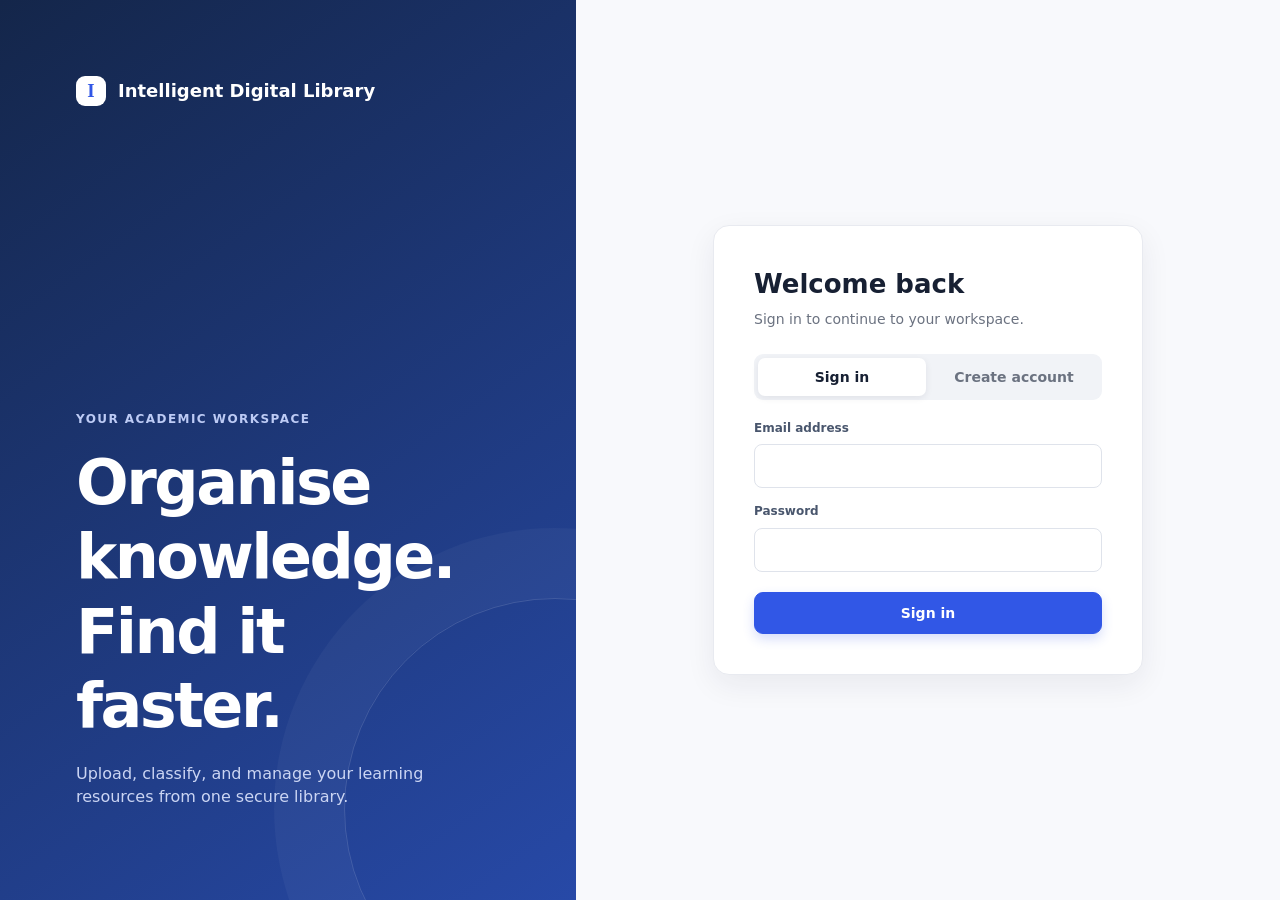
<file: frontend/index.html>
<!doctype html>
<html lang="en">
  <head>
    <meta charset="UTF-8" />
    <meta name="viewport" content="width=device-width, initial-scale=1.0" />
    <title>Intelligent Digital Library | File Manager</title>
    <link rel="stylesheet" href="style.css?v=10" />
  </head>
  <body>
    <section class="auth-shell" id="authShell">
      <div class="auth-panel">
        <div class="auth-brand"><div class="brand-mark">I</div>Intelligent Digital Library</div>
        <div class="auth-copy">
          <span class="eyebrow">Your academic workspace</span>
          <h1>Organise knowledge.<br />Find it faster.</h1>
          <p>Upload, classify, and manage your learning resources from one secure library.</p>
        </div>
      </div>
      <div class="auth-form-wrap">
        <div class="auth-card">
          <h2 id="authTitle">Welcome back</h2>
          <p id="authSubtitle">Sign in to continue to your workspace.</p>
          <div class="auth-tabs" role="tablist">
            <button class="active" id="loginTab" type="button">Sign in</button>
            <button id="registerTab" type="button">Create account</button>
          </div>
          <form id="authForm">
            <div id="nameField" hidden>
              <label class="form-label" for="authName">Full name</label>
              <input class="form-input" id="authName" autocomplete="name" />
            </div>
            <label class="form-label" for="authEmail">Email address</label>
            <input class="form-input" id="authEmail" type="email" autocomplete="email" required />
            <label class="form-label" for="authPassword">Password</label>
            <input class="form-input" id="authPassword" type="password" autocomplete="current-password" required />
            <small class="password-hint" id="passwordHint" hidden>At least 8 characters with uppercase, lowercase, and a number.</small>
            <div class="notice" id="authNotice" aria-live="polite"></div>
            <button class="primary auth-submit" id="authSubmit" type="submit">Sign in</button>
          </form>
        </div>
      </div>
    </section>
    <div class="app" id="dashboard" hidden>
      <aside class="sidebar">
        <div class="brand">
          <div class="brand-mark">I</div>
          Intelligent Digital Library
        </div>
        <div class="workspace">Workspace<strong>Personal Files</strong></div>
        <nav class="nav">
          <button class="active" id="dashboardNav">
            <span class="nav-icon">▦</span>Dashboard
          </button>
          <button id="libraryNav"><span class="nav-icon">▤</span>My Library</button>
          <button id="categoriesNav"><span class="nav-icon">◈</span>Categories</button>
          <button id="activityNav"><span class="nav-icon">◷</span>Recent activity</button>
        </nav>
        <div class="sidebar-footer">
          <div class="avatar" id="userAvatar">AC</div>
          <div>
            <strong id="sidebarUserName" style="color: #fff; font-size: 12px">Arthur Chipeta</strong
            ><br /><button class="logout-button" id="logoutButton" type="button">Sign out</button>
          </div>
        </div>
      </aside>
      <main>
        <header class="topbar">
          <div>
            <div class="breadcrumb" id="pageBreadcrumb">Workspace / Overview</div>
            <h1 id="welcomeHeading">Good afternoon, Arthur</h1>
          </div>
          <div class="top-actions">
            <div class="notification-wrap">
              <button class="icon-btn" id="notificationButton" aria-label="Notifications" aria-expanded="false">
                ♢<span class="notification-badge" id="notificationBadge" hidden>0</span>
              </button>
              <div class="notification-panel" id="notificationPanel" hidden>
                <div class="notification-head"><strong>Notifications</strong><span id="notificationSummary"></span></div>
                <div id="notificationList"></div>
              </div>
            </div>
            <button class="primary" id="openUpload">
              <span>+</span> Add resource
            </button>
          </div>
        </header>
        <section class="stats dashboard-view">
          <article class="stat">
            <div class="stat-row">
              <span>Total resources</span
              ><span class="stat-icon blue-bg">▤</span>
            </div>
            <div class="stat-value" id="totalCount">24</div>
            <div class="stat-detail" id="totalDetail">Your complete library</div>
          </article>
          <article class="stat">
            <div class="stat-row">
              <span>Documents</span><span class="stat-icon purple-bg">▣</span>
            </div>
            <div class="stat-value" id="documentCount">0</div>
            <div class="stat-detail">PDF, DOCX and PPTX files</div>
          </article>
          <article class="stat">
            <div class="stat-row">
              <span>Web resources</span
              ><span class="stat-icon green-bg">⌁</span>
            </div>
            <div class="stat-value" id="webCount">0</div>
            <div class="stat-detail">Articles and references</div>
          </article>
          <article class="stat">
            <div class="stat-row">
              <span>Recently added</span
              ><span class="stat-icon amber-bg">◷</span>
            </div>
            <div class="stat-value" id="recentCount">0</div>
            <div class="stat-detail">In the last 7 days</div>
          </article>
        </section>
        <section class="dashboard-view">
          <div class="section-head">
            <div>
              <h2>Browse by category</h2>
              <p>Keep your course material organised in one place.</p>
            </div>
            <button class="text-link" id="viewAllCategories">View all categories →</button>
          </div>
          <div class="category-grid" id="dashboardCategoryGrid"></div>
        </section>
        <section class="dashboard-view">
          <div class="section-head">
            <div>
              <h2>Your resource library</h2>
              <p>Recently added course materials and references.</p>
            </div>
            <button class="text-link" id="openUrl">+ Add webpage link</button>
          </div>
          <div class="library-card">
            <div class="library-tools">
              <label class="search"
                ><span>⌕</span
                ><input
                  id="search"
                  type="search"
                  placeholder="Search resources…" /></label
              ><select class="filter" id="categoryFilter">
                <option value="">All categories</option>
                <option>Web Programming</option>
                <option>Graphics and Visual Computing</option>
                <option>Operating Systems</option>
                <option>Computer Networks</option>
                <option>General</option></select
              ><select class="filter" id="typeFilter">
                <option value="">All types</option>
                <option>PDF</option>
                <option>PPTX</option>
                <option>DOCX</option>
                <option>WEBPAGE_LINK</option>
                <option>IMAGE</option>
                <option>VIDEO</option>
              </select>
            </div>
            <table class="resource-table">
              <thead>
                <tr>
                  <th>Resource</th>
                  <th>Category</th>
                  <th>Added</th>
                  <th>Type</th>
                  <th></th>
                </tr>
              </thead>
              <tbody id="resourceRows"></tbody>
            </table>
            <div class="empty" id="emptyState">
              No resources match these filters.
            </div>
            <div class="table-footer">
              <span id="tableSummary">Showing 0 of 0 resources</span
              ><span id="tableRange">0 resources</span>
            </div>
          </div>
        </section>
        <section id="libraryView" hidden>
          <div class="library-page-head">
            <div>
              <h2>My Library</h2>
              <p>Browse course folders and organise your personal learning materials.</p>
            </div>
            <button class="primary" id="newFolderButton" type="button">+ New folder</button>
          </div>
          <nav class="folder-breadcrumbs" id="folderBreadcrumbs" aria-label="Folder path"></nav>
          <div class="folder-grid" id="folderGrid"></div>
          <div class="library-card folder-files" id="folderFiles" hidden>
            <div class="folder-files-head"><strong>Files in this folder</strong><span id="folderFileCount"></span></div>
            <table class="resource-table">
              <thead><tr><th>Resource</th><th>Category</th><th>Added</th><th>Type</th><th></th></tr></thead>
              <tbody id="libraryResourceRows"></tbody>
            </table>
          </div>
          <div class="empty library-empty" id="libraryEmpty">This folder is empty.</div>
        </section>
        <section class="standalone-view" id="categoriesView" hidden>
          <div class="library-page-head">
            <div>
              <h2>Categories</h2>
              <p>Explore every subject represented in your library.</p>
            </div>
          </div>
          <div class="category-grid categories-directory" id="allCategoryGrid"></div>
          <div class="empty library-empty" id="categoriesEmpty">Upload a resource to start building your categories.</div>
        </section>
        <section class="standalone-view" id="activityView" hidden>
          <div class="library-page-head">
            <div>
              <h2>Recent activity</h2>
              <p>Your latest additions, ordered from newest to oldest.</p>
            </div>
          </div>
          <div class="activity-list" id="activityList"></div>
          <div class="empty library-empty" id="activityEmpty">Your activity will appear after you add a resource.</div>
        </section>
      </main>
    </div>
    <div class="modal-backdrop" id="uploadModal">
      <div
        class="modal"
        role="dialog"
        aria-modal="true"
        aria-labelledby="uploadTitle"
      >
        <div class="modal-header">
          <div>
            <h2 id="uploadTitle">Add a resource</h2>
            <p>Upload a document for automatic classification.</p>
          </div>
          <button class="close" data-close="uploadModal">×</button>
        </div>
        <form id="fileForm">
          <label class="dropzone" for="resourceFile">
            <span class="upload-icon" aria-hidden="true">&uarr;</span>
            <span class="dropzone-title">
              Drop your file here, or <span class="browse">browse</span>
            </span>
            <span class="dropzone-hint">
              PDF, PPTX, DOCX, JPG, PNG or MP4 &middot; Max file size is set by your server
            </span>
            <input
              id="resourceFile"
              name="file"
              type="file"
              accept=".pdf,.pptx,.docx,.jpg,.jpeg,.png,.mp4"
            />
          </label>
          <div class="selected-file" id="selectedFile" hidden>
            <span class="selected-file-icon" id="selectedFileIcon">DOC</span>
            <span class="selected-file-copy">
              <strong id="selectedFileName"></strong>
              <small id="selectedFileMeta"></small>
            </span>
            <button type="button" class="remove-file" id="removeSelectedFile" aria-label="Remove selected file">×</button>
          </div>
          <div class="upload-progress" id="uploadProgress" hidden aria-live="polite">
            <div class="upload-progress-copy"><strong id="uploadProgressLabel">Uploading…</strong><span id="uploadProgressValue">0%</span></div>
            <div class="upload-progress-track"><span id="uploadProgressBar"></span></div>
          </div>
          <div class="notice" id="fileNotice" aria-live="polite"></div>
          <div class="modal-actions">
            <button type="button" class="secondary" data-close="uploadModal">
              Cancel</button
            ><button class="primary" id="fileSubmit" type="submit" disabled>
              Analyse resource
            </button>
          </div>
        </form>
      </div>
    </div>
    <div class="modal-backdrop" id="urlModal">
      <div
        class="modal"
        role="dialog"
        aria-modal="true"
        aria-labelledby="urlTitle"
      >
        <div class="modal-header">
          <div>
            <h2 id="urlTitle">Add a webpage link</h2>
            <p>We’ll extract its content and categorise it for you.</p>
          </div>
          <button class="close" data-close="urlModal">×</button>
        </div>
        <form id="urlForm">
          <label class="form-label" for="resourceUrl">Webpage URL</label
          ><input
            class="form-input"
            id="resourceUrl"
            type="url"
            placeholder="https://example.com/article"
            required
          />
          <div class="notice" id="urlNotice"></div>
          <div class="modal-actions">
            <button type="button" class="secondary" data-close="urlModal">
              Cancel</button
            ><button class="primary" id="urlSubmit" type="submit">
              Analyse webpage
            </button>
          </div>
        </form>
      </div>
    </div>
    <div class="modal-backdrop" id="deleteModal">
      <div
        class="modal confirm-modal"
        role="dialog"
        aria-modal="true"
        aria-labelledby="deleteTitle"
      >
        <div class="warning-icon">!</div>
        <h2 id="deleteTitle">Delete resource?</h2>
        <p id="deleteMessage">
          This resource will be removed from your library. This action cannot be
          undone.
        </p>
        <div class="modal-actions">
          <button type="button" class="secondary" data-close="deleteModal">
            Keep resource</button
          ><button type="button" class="primary danger" id="confirmDelete">
            Delete resource
          </button>
        </div>
      </div>
    </div>
    <div class="modal-backdrop" id="renameResourceModal">
      <div class="modal confirm-modal" role="dialog" aria-modal="true" aria-labelledby="renameResourceTitle">
        <div class="modal-header">
          <div>
            <h2 id="renameResourceTitle">Rename resource</h2>
            <p id="renameResourceDescription">Choose the name shown in your library.</p>
          </div>
          <button class="close" data-close="renameResourceModal" aria-label="Close rename resource form">×</button>
        </div>
        <form id="renameResourceForm">
          <label class="form-label" for="resourceName">Resource name</label>
          <input class="form-input" id="resourceName" maxlength="255" required />
          <div class="notice" id="renameResourceNotice" aria-live="polite"></div>
          <div class="modal-actions">
            <button class="secondary" type="button" data-close="renameResourceModal">Cancel</button>
            <button class="primary" id="renameResourceSubmit" type="submit">Save name</button>
          </div>
        </form>
      </div>
    </div>
    <div class="modal-backdrop" id="categoryModal">
      <div class="modal category-modal" role="dialog" aria-modal="true" aria-labelledby="categoryTitle">
        <div class="modal-header">
          <div>
            <h2 id="categoryTitle">Review category</h2>
            <p id="categoryResourceName"></p>
          </div>
          <button class="close" data-close="categoryModal" aria-label="Close category editor">×</button>
        </div>
        <label class="form-label" for="categorySelect">Primary category</label>
        <select class="form-input" id="categorySelect"></select>
        <div class="category-evidence" id="categoryEvidence"></div>
        <div class="notice" id="categoryNotice"></div>
        <div class="modal-actions">
          <button class="secondary" id="reclassifyButton" type="button">Run classifier again</button>
          <button class="primary" id="saveCategoryButton" type="button">Save correction</button>
        </div>
      </div>
    </div>
    <div class="modal-backdrop" id="folderModal">
      <div class="modal confirm-modal" role="dialog" aria-modal="true" aria-labelledby="folderModalTitle">
        <div class="modal-header">
          <div><h2 id="folderModalTitle">New folder</h2><p>Folders can be renamed at any time.</p></div>
          <button class="close" data-close="folderModal" aria-label="Close folder editor">×</button>
        </div>
        <form id="folderForm">
          <label class="form-label" for="folderName">Folder name</label>
          <input class="form-input" id="folderName" maxlength="100" required />
          <div class="notice" id="folderNotice"></div>
          <div class="modal-actions">
            <button class="secondary" type="button" data-close="folderModal">Cancel</button>
            <button class="primary" type="submit">Save folder</button>
          </div>
        </form>
      </div>
    </div>
    <script src="script.js?v=10"></script>
  </body>
</html>
</file>
<file: frontend/style.css>
:root {
    --ink: #172033;
    --muted: #6b7280;
    --line: #e8eaf0;
    --paper: #f8f9fc;
    --white: #fff;
    --navy: #17284a;
    --blue: #3157e6;
    --blue-soft: #edf1ff;
    --green: #087c62;
    --amber: #aa5a05;
    --purple: #7358d8;
    --red: #c54242;
    --shadow: 0 10px 30px rgba(22, 32, 51, 0.07);
}

* {
    box-sizing: border-box;
}

body {
    margin: 0;
    min-height: 100vh;
    background: var(--paper);
    color: var(--ink);
    font:
        14px/1.45 Inter,
        ui-sans-serif,
        system-ui,
        -apple-system,
        BlinkMacSystemFont,
        "Segoe UI",
        sans-serif;
}

button,
input,
select {
    font: inherit;
}

button {
    cursor: pointer;
}

button:disabled {
    cursor: not-allowed;
    opacity: 0.58;
}

[hidden] {
    display: none !important;
}

.auth-shell {
    min-height: 100vh;
    display: grid;
    grid-template-columns: minmax(330px, 0.9fr) minmax(430px, 1.1fr);
    background: #fff;
}

.auth-panel {
    background: linear-gradient(145deg, #14264a, #2749a7);
    color: #fff;
    padding: clamp(32px, 6vw, 76px);
    display: flex;
    flex-direction: column;
    justify-content: space-between;
    position: relative;
    overflow: hidden;
}

.auth-panel::after {
    content: "";
    position: absolute;
    width: 420px;
    height: 420px;
    border: 1px solid rgba(255, 255, 255, 0.14);
    border-radius: 50%;
    right: -190px;
    bottom: -120px;
    box-shadow: 0 0 0 70px rgba(255, 255, 255, 0.035);
}

.auth-brand {
    display: flex;
    align-items: center;
    gap: 12px;
    font-size: 18px;
    font-weight: 750;
}

.auth-copy {
    max-width: 500px;
    position: relative;
    z-index: 1;
}

.auth-copy .eyebrow {
    color: #bdcbf5;
    font-size: 12px;
    font-weight: 750;
    letter-spacing: 0.12em;
    text-transform: uppercase;
}

.auth-copy h1 {
    font-size: clamp(38px, 5vw, 62px);
    letter-spacing: -2.5px;
    margin: 18px 0;
}

.auth-copy p {
    color: #cbd5f3;
    font-size: 16px;
    max-width: 430px;
}

.auth-form-wrap {
    display: grid;
    place-items: center;
    padding: 32px;
    background: var(--paper);
}

.auth-card {
    width: min(430px, 100%);
    background: #fff;
    border: 1px solid var(--line);
    border-radius: 16px;
    padding: clamp(24px, 5vw, 40px);
    box-shadow: var(--shadow);
}

.auth-card h2 {
    margin: 0;
    font-size: 26px;
}

.auth-card > p {
    color: var(--muted);
    margin: 6px 0 24px;
}

.auth-tabs {
    display: grid;
    grid-template-columns: 1fr 1fr;
    gap: 4px;
    background: #f1f3f7;
    border-radius: 9px;
    padding: 4px;
    margin-bottom: 20px;
}

.auth-tabs button {
    border: 0;
    border-radius: 7px;
    padding: 9px;
    background: transparent;
    color: var(--muted);
    font-weight: 700;
}

.auth-tabs button.active {
    background: #fff;
    color: var(--ink);
    box-shadow: 0 2px 7px rgba(20, 30, 50, 0.08);
}

.auth-submit {
    width: 100%;
    margin-top: 20px;
    padding: 12px;
}

.password-hint {
    display: block;
    color: var(--muted);
    margin-top: 7px;
}

.logout-button {
    border: 0;
    background: none;
    color: #aebbd8;
    padding: 0;
    font-size: 11px;
}

.logout-button:hover {
    color: #fff;
    text-decoration: underline;
}

.app {
    display: grid;
    grid-template-columns: 256px minmax(0, 1fr);
    min-height: 100vh;
}

.sidebar {
    background: var(--navy);
    color: #fff;
    padding: 28px 16px;
    display: flex;
    flex-direction: column;
    gap: 30px;
}

.brand {
    display: flex;
    align-items: center;
    gap: 11px;
    padding: 0 10px;
    font-weight: 750;
    font-size: 18px;
    letter-spacing: -0.4px;
}

.brand-mark {
    display: grid;
    place-items: center;
    width: 30px;
    height: 30px;
    border-radius: 9px;
    background: #fff;
    color: var(--blue);
    font-family: Georgia, serif;
    font-weight: bold;
    font-size: 19px;
}

.workspace {
    padding: 0 10px;
    color: #aebbd8;
    font-size: 11px;
    font-weight: 700;
    text-transform: uppercase;
    letter-spacing: 0.08em;
}

.workspace strong {
    display: block;
    margin-top: 5px;
    color: #fff;
    font-size: 13px;
    letter-spacing: 0;
    text-transform: none;
}

.nav {
    display: grid;
    gap: 5px;
}

.nav button {
    border: 0;
    background: transparent;
    color: #bdc9e2;
    text-align: left;
    border-radius: 8px;
    padding: 11px 12px;
    display: flex;
    align-items: center;
    gap: 11px;
    font-weight: 600;
}

.nav button:hover,
.nav button.active {
    background: rgba(255, 255, 255, 0.11);
    color: #fff;
}

.nav-icon {
    width: 18px;
    text-align: center;
    font-size: 16px;
}

.sidebar-footer {
    margin-top: auto;
    padding: 16px 10px 0;
    border-top: 1px solid rgba(255, 255, 255, 0.14);
    color: #aebbd8;
    display: flex;
    align-items: center;
    gap: 9px;
}

.avatar {
    width: 30px;
    height: 30px;
    border-radius: 50%;
    background: #d8e1ff;
    color: var(--navy);
    display: grid;
    place-items: center;
    font-weight: 750;
    font-size: 12px;
}

main {
    padding: 28px clamp(22px, 4vw, 56px) 48px;
    max-width: 1500px;
    width: 100%;
    margin: auto;
}

.topbar {
    display: flex;
    justify-content: space-between;
    align-items: center;
    gap: 18px;
    margin-bottom: 34px;
}

.breadcrumb {
    color: var(--muted);
    font-size: 13px;
    margin-bottom: 5px;
}

h1 {
    margin: 0;
    font-size: 28px;
    line-height: 1.2;
    letter-spacing: -0.8px;
}

.top-actions {
    display: flex;
    align-items: center;
    gap: 10px;
}

.icon-btn {
    border: 1px solid var(--line);
    width: 40px;
    height: 40px;
    border-radius: 10px;
    background: #fff;
    color: #546078;
    font-size: 17px;
}

.notification-wrap {
    position: relative;
}

.notification-badge {
    position: absolute;
    top: -5px;
    right: -5px;
    min-width: 18px;
    height: 18px;
    padding: 0 4px;
    border: 2px solid #fff;
    border-radius: 999px;
    background: var(--red);
    color: #fff;
    font-size: 9px;
    font-weight: 800;
    line-height: 14px;
}

.notification-panel {
    position: absolute;
    z-index: 7;
    top: calc(100% + 10px);
    right: 0;
    width: min(340px, calc(100vw - 32px));
    overflow: hidden;
    border: 1px solid var(--line);
    border-radius: 12px;
    background: #fff;
    box-shadow: 0 18px 45px rgba(20, 30, 50, 0.16);
}

.notification-head {
    display: flex;
    justify-content: space-between;
    gap: 12px;
    padding: 14px 15px;
    border-bottom: 1px solid var(--line);
}

.notification-head span,
.notification-empty {
    color: var(--muted);
    font-size: 11px;
}

.notification-item {
    display: flex;
    width: 100%;
    gap: 10px;
    align-items: center;
    border: 0;
    border-bottom: 1px solid var(--line);
    background: #fff;
    padding: 12px 15px;
    text-align: left;
}

.notification-item:hover {
    background: #fafbff;
}

.notification-item > span {
    display: grid;
    place-items: center;
    width: 28px;
    height: 28px;
    flex: 0 0 auto;
    border-radius: 50%;
    background: #fff1de;
    color: var(--amber);
    font-weight: 800;
}

.notification-item strong,
.notification-item small {
    display: block;
}

.notification-item small {
    max-width: 245px;
    overflow: hidden;
    color: var(--muted);
    text-overflow: ellipsis;
    white-space: nowrap;
}

.notification-empty {
    padding: 22px 15px;
    text-align: center;
}

.primary {
    background: var(--blue);
    color: white;
    border: 1px solid var(--blue);
    border-radius: 9px;
    padding: 10px 15px;
    font-weight: 700;
    box-shadow: 0 5px 12px rgba(49, 87, 230, 0.2);
}

.primary:hover {
    background: #2548c7;
}

.primary span {
    font-size: 18px;
    margin-right: 5px;
    vertical-align: -1px;
}

.stats {
    display: grid;
    grid-template-columns: repeat(4, 1fr);
    gap: 16px;
    margin-bottom: 31px;
}

.stat {
    background: var(--white);
    border: 1px solid var(--line);
    border-radius: 13px;
    padding: 18px;
    box-shadow: 0 2px 5px rgba(20, 30, 50, 0.02);
}

.stat-row {
    display: flex;
    justify-content: space-between;
    align-items: center;
    color: var(--muted);
    font-size: 12px;
    font-weight: 650;
}

.stat-icon {
    border-radius: 8px;
    width: 31px;
    height: 31px;
    display: grid;
    place-items: center;
    font-size: 15px;
}

.blue-bg {
    background: #eaf0ff;
    color: var(--blue);
}

.green-bg {
    background: #e5f7f1;
    color: var(--green);
}

.purple-bg {
    background: #f1edff;
    color: var(--purple);
}

.amber-bg {
    background: #fff1de;
    color: var(--amber);
}

.stat-value {
    font-size: 27px;
    font-weight: 760;
    letter-spacing: -1px;
    margin-top: 13px;
}

.stat-detail {
    font-size: 12px;
    color: var(--muted);
    margin-top: 2px;
}

.up {
    color: var(--green);
    font-weight: 700;
}

.section-head {
    display: flex;
    justify-content: space-between;
    align-items: end;
    gap: 15px;
    margin-bottom: 15px;
}

.section-head h2 {
    margin: 0;
    font-size: 18px;
    letter-spacing: -0.3px;
}

.section-head p {
    margin: 4px 0 0;
    color: var(--muted);
    font-size: 13px;
}

.text-link {
    border: 0;
    background: none;
    color: var(--blue);
    font-weight: 700;
    padding: 4px;
}

.category-grid {
    display: grid;
    grid-template-columns: repeat(5, 1fr);
    gap: 13px;
    margin-bottom: 34px;
}

.category {
    min-height: 112px;
    padding: 15px;
    border: 1px solid var(--line);
    border-radius: 12px;
    background: #fff;
    text-align: left;
    position: relative;
    overflow: hidden;
    transition: 0.2s ease;
}

.category:hover {
    border-color: #c9d2ff;
    transform: translateY(-2px);
    box-shadow: var(--shadow);
}

.category .category-symbol {
    font-size: 20px;
}

.category strong {
    display: block;
    margin-top: 15px;
    font-size: 13px;
}

.category small {
    display: block;
    color: var(--muted);
    margin-top: 3px;
}

.category:after {
    content: "";
    position: absolute;
    width: 56px;
    height: 56px;
    border-radius: 50%;
    right: -19px;
    bottom: -22px;
    background: var(--tint, #eef2ff);
}

.category-placeholder {
    grid-column: 1 / -1;
    padding: 28px;
    border: 1px dashed #d8ddea;
    border-radius: 12px;
    background: #fff;
    color: var(--muted);
    text-align: center;
}

.categories-directory {
    grid-template-columns: repeat(4, minmax(0, 1fr));
}

.standalone-view {
    min-width: 0;
}

.activity-list {
    overflow: hidden;
    border: 1px solid var(--line);
    border-radius: 14px;
    background: #fff;
    box-shadow: var(--shadow);
}

.activity-item {
    display: grid;
    grid-template-columns: auto minmax(0, 1fr) auto;
    align-items: center;
    gap: 13px;
    padding: 15px 18px;
    border-bottom: 1px solid var(--line);
}

.activity-item:last-child {
    border-bottom: 0;
}

.activity-item strong,
.activity-item p {
    display: block;
    overflow: hidden;
    margin: 0;
    text-overflow: ellipsis;
    white-space: nowrap;
}

.activity-item p,
.activity-item time {
    color: var(--muted);
    font-size: 12px;
}

.library-card {
    background: #fff;
    border: 1px solid var(--line);
    border-radius: 14px;
    box-shadow: var(--shadow);
    overflow: hidden;
}

.library-tools {
    padding: 17px 19px;
    display: flex;
    gap: 11px;
    align-items: center;
    border-bottom: 1px solid var(--line);
}

.search {
    position: relative;
    flex: 1;
    max-width: 380px;
}

.search span {
    position: absolute;
    left: 11px;
    top: 9px;
    color: #8a94a8;
    font-size: 16px;
}

.search input {
    width: 100%;
    border: 1px solid #dfe3eb;
    border-radius: 8px;
    padding: 9px 11px 9px 34px;
    color: var(--ink);
    outline: none;
}

.search input:focus {
    border-color: var(--blue);
    box-shadow: 0 0 0 3px var(--blue-soft);
}

.filter {
    border: 1px solid #dfe3eb;
    background: #fff;
    border-radius: 8px;
    padding: 9px 10px;
    color: #4d5870;
}

.resource-table {
    width: 100%;
    border-collapse: collapse;
}

.resource-table th {
    background: #fbfcfe;
    color: #737e92;
    text-transform: uppercase;
    letter-spacing: 0.06em;
    font-size: 10px;
    text-align: left;
    padding: 12px 19px;
    font-weight: 750;
}

.resource-table td {
    border-top: 1px solid var(--line);
    padding: 14px 19px;
    color: #536076;
    vertical-align: middle;
}

.resource-main {
    display: flex;
    align-items: center;
    gap: 11px;
    color: var(--ink);
    font-weight: 650;
}

.library-page-head {
    display: flex;
    justify-content: space-between;
    align-items: center;
    gap: 16px;
    margin-bottom: 20px;
}

.library-page-head h2 {
    margin: 0;
    font-size: 22px;
}

.library-page-head p {
    color: var(--muted);
    margin: 4px 0 0;
}

.folder-breadcrumbs {
    display: flex;
    align-items: center;
    flex-wrap: wrap;
    gap: 7px;
    margin-bottom: 17px;
    color: var(--muted);
}

.folder-crumb {
    border: 0;
    background: transparent;
    color: var(--blue);
    padding: 2px;
    font-weight: 700;
}

.folder-grid {
    display: grid;
    grid-template-columns: repeat(4, minmax(0, 1fr));
    gap: 14px;
    margin-bottom: 24px;
}

.folder-card {
    min-width: 0;
    position: relative;
    display: flex;
    border: 1px solid var(--line);
    border-radius: 12px;
    background: #fff;
    box-shadow: 0 3px 10px rgba(20, 30, 50, 0.03);
}

.open-folder {
    min-width: 0;
    flex: 1;
    border: 0;
    background: transparent;
    text-align: left;
    padding: 17px 42px 17px 16px;
}

.open-folder:hover strong {
    color: var(--blue);
}

.folder-icon {
    display: block;
    color: #e5a625;
    font-size: 30px;
    line-height: 1;
    margin-bottom: 11px;
}

.open-folder strong,
.open-folder small {
    display: block;
    overflow: hidden;
    text-overflow: ellipsis;
    white-space: nowrap;
}

.open-folder small {
    color: var(--muted);
    margin-top: 4px;
    font-size: 11px;
}

.rename-folder {
    position: absolute;
    right: 10px;
    top: 10px;
    border: 0;
    border-radius: 7px;
    background: transparent;
    color: #8993a5;
    width: 29px;
    height: 29px;
}

.rename-folder:hover {
    background: var(--blue-soft);
    color: var(--blue);
}

.folder-files-head {
    display: flex;
    justify-content: space-between;
    padding: 15px 19px;
    color: var(--muted);
}

.folder-files-head strong {
    color: var(--ink);
}

.library-empty {
    display: none;
    border: 1px dashed #d8ddea;
    border-radius: 12px;
    background: #fff;
}

.open-resource {
    border: 0;
    background: transparent;
    color: var(--ink);
    padding: 3px 0;
    text-align: left;
    font-weight: 650;
}

.open-resource:hover {
    color: var(--blue);
    text-decoration: underline;
}

.resource-topics {
    display: flex;
    flex-wrap: wrap;
    gap: 4px;
    margin-top: 4px;
}

.resource-topics span {
    background: var(--blue-soft);
    color: #4961aa;
    border-radius: 999px;
    padding: 2px 6px;
    font-size: 9px;
    font-weight: 700;
}

.file-icon {
    width: 34px;
    height: 34px;
    border-radius: 8px;
    display: grid;
    place-items: center;
    font-size: 11px;
    font-weight: 800;
}

.pdf {
    background: #ffebec;
    color: #ce4852;
}

.docx {
    background: #e8f0ff;
    color: #3264c9;
}

.pptx {
    background: #fff0e6;
    color: #c65322;
}

.link {
    background: #e7f8f4;
    color: #13826b;
}

.image {
    background: #fff1e3;
    color: #bd6718;
}

.tag {
    display: inline-block;
    padding: 4px 8px;
    border-radius: 999px;
    background: #f1f3f7;
    color: #59657b;
    font-size: 11px;
    font-weight: 700;
}

button.tag {
    border: 0;
    cursor: pointer;
}

button.tag:hover {
    background: #e4e9f8;
    color: var(--blue);
}

.review-flag {
    display: block;
    color: var(--amber);
    font-size: 10px;
    font-weight: 700;
    margin-top: 4px;
}

.type {
    font-size: 12px;
}

.resource-actions {
    display: flex;
    justify-content: flex-end;
    gap: 3px;
}

.rename-resource,
.delete-resource {
    border: 0;
    background: transparent;
    color: #9aa3b2;
    border-radius: 7px;
    width: 31px;
    height: 31px;
    font-size: 16px;
}

.rename-resource:hover {
    background: var(--blue-soft);
    color: var(--blue);
}

.delete-resource:hover {
    background: #fff0f0;
    color: var(--red);
}

.table-footer {
    padding: 14px 19px;
    display: flex;
    justify-content: space-between;
    color: var(--muted);
    font-size: 12px;
}

.empty {
    display: none;
    padding: 34px;
    text-align: center;
    color: var(--muted);
}

.modal-backdrop {
    position: fixed;
    inset: 0;
    background: rgba(16, 28, 52, 0.48);
    display: none;
    align-items: center;
    justify-content: center;
    padding: 18px;
    z-index: 10;
}

.modal-backdrop.open {
    display: flex;
}

.modal {
    background: #fff;
    border-radius: 15px;
    width: min(530px, 100%);
    box-shadow: 0 25px 60px rgba(11, 22, 45, 0.25);
    padding: 25px;
}

.confirm-modal {
    width: min(430px, 100%);
}

.category-modal {
    width: min(520px, 100%);
}

.category-evidence {
    background: #f7f9fd;
    border: 1px solid var(--line);
    border-radius: 9px;
    padding: 12px;
    margin-top: 14px;
}

.category-evidence p {
    margin: 0;
    font-size: 12px;
}

.category-evidence ol {
    list-style: none;
    padding: 0;
    margin: 10px 0 0;
    display: grid;
    gap: 6px;
}

.category-evidence li {
    display: flex;
    justify-content: space-between;
    gap: 12px;
    font-size: 12px;
    color: var(--muted);
}

.category-evidence li strong {
    color: #4f5d77;
}

.topic-empty {
    color: var(--muted);
}

.topic-list {
    display: flex;
    flex-wrap: wrap;
    gap: 7px;
    margin-top: 9px;
}

.topic-chip {
    display: inline-flex;
    border: 1px solid #ccd6fa;
    border-radius: 999px;
    overflow: hidden;
    background: var(--blue-soft);
}

.topic-chip button {
    border: 0;
    background: transparent;
    color: #3854ad;
    font-size: 11px;
    padding: 5px 8px;
}

.topic-chip .topic-remove {
    border-left: 1px solid #ccd6fa;
    padding-left: 6px;
    padding-right: 7px;
}

.topic-chip button:hover {
    background: #dfe6ff;
}

.topic-form {
    display: flex;
    gap: 7px;
    margin-top: 10px;
    max-width: 360px;
}

.topic-form .form-input,
.topic-form .secondary {
    padding: 7px 9px;
}

.sr-only {
    position: absolute;
    width: 1px;
    height: 1px;
    padding: 0;
    margin: -1px;
    overflow: hidden;
    clip: rect(0, 0, 0, 0);
    white-space: nowrap;
    border: 0;
}

.viewer-page {
    height: 100vh;
    overflow: hidden;
    display: flex;
    flex-direction: column;
    background: #eef1f7;
}

.viewer-page-header {
    min-height: 86px;
    display: grid;
    grid-template-columns: auto minmax(0, 1fr) auto;
    align-items: center;
    gap: 22px;
    padding: 14px 24px;
    background: #fff;
    border-bottom: 1px solid var(--line);
    box-shadow: 0 4px 18px rgba(22, 32, 51, 0.05);
    z-index: 2;
}

.viewer-back-link {
    color: #42506a;
    font-weight: 750;
    text-decoration: none;
    white-space: nowrap;
}

.viewer-back-link:hover {
    color: var(--blue);
}

.viewer-title-block {
    min-width: 0;
}

.viewer-eyebrow {
    display: block;
    color: var(--muted);
    font-size: 10px;
    font-weight: 800;
    letter-spacing: 0.1em;
    text-transform: uppercase;
}

.viewer-title-block h1 {
    overflow: hidden;
    margin: 2px 0 5px;
    font-size: 18px;
    line-height: 1.25;
    text-overflow: ellipsis;
    white-space: nowrap;
}

.viewer-title-meta,
.viewer-page-actions {
    display: flex;
    align-items: center;
    gap: 10px;
}

.viewer-title-meta {
    color: var(--muted);
    font-size: 12px;
}

.viewer-page-actions {
    justify-content: flex-end;
}

.viewer-action {
    display: inline-flex;
    align-items: center;
    justify-content: center;
    text-decoration: none;
}

.viewer-page-layout {
    min-height: 0;
    flex: 1;
    display: grid;
    grid-template-columns: 290px minmax(0, 1fr);
    gap: 18px;
    padding: 18px;
}

.viewer-sidebar {
    overflow-y: auto;
    background: #fff;
    border: 1px solid var(--line);
    border-radius: 12px;
    padding: 18px;
    box-shadow: var(--shadow);
}

.viewer-sidebar h2 {
    margin: 0 0 4px;
    font-size: 14px;
}

.viewer-help {
    margin: 0;
    color: var(--muted);
    font-size: 12px;
}

.viewer-sidebar .topic-form {
    max-width: none;
}

.viewer-details {
    margin-top: 26px;
    padding-top: 20px;
    border-top: 1px solid var(--line);
}

.viewer-details dl {
    margin: 12px 0 0;
}

.viewer-details dl div {
    display: flex;
    justify-content: space-between;
    gap: 12px;
    padding: 8px 0;
    border-bottom: 1px solid #f0f1f4;
    font-size: 12px;
}

.viewer-details dt {
    color: var(--muted);
}

.viewer-details dd {
    margin: 0;
    text-align: right;
    font-weight: 700;
}

.viewer-stage {
    min-width: 0;
    min-height: 0;
    overflow: auto;
    display: grid;
    place-items: stretch;
    background: #dfe3eb;
    border: 1px solid #d7dce6;
    border-radius: 12px;
    box-shadow: var(--shadow);
}

.viewer-stage iframe {
    width: 100%;
    height: 100%;
    min-height: 540px;
    border: 0;
    background: #fff;
    border-radius: 12px;
}

.viewer-stage > img,
.viewer-stage > video {
    align-self: center;
    justify-self: center;
    max-width: calc(100% - 36px);
    max-height: calc(100% - 36px);
    border-radius: 8px;
    box-shadow: 0 12px 30px rgba(22, 32, 51, 0.18);
}

.viewer-stage > video {
    width: min(1100px, calc(100% - 36px));
}

.viewer-status {
    align-self: center;
    justify-self: center;
    max-width: 430px;
    padding: 28px;
    color: var(--muted);
    text-align: center;
}

.viewer-status strong {
    display: block;
    color: var(--ink);
    font-size: 17px;
}

.viewer-status p {
    margin: 7px 0 18px;
}

.viewer-spinner {
    width: 32px;
    height: 32px;
    display: inline-block;
    margin-bottom: 14px;
    border: 3px solid #c6cee1;
    border-top-color: var(--blue);
    border-radius: 50%;
    animation: viewer-spin 0.8s linear infinite;
}

@keyframes viewer-spin {
    to { transform: rotate(360deg); }
}

.text-viewer {
    width: 100%;
    padding: 24px;
}

.text-page {
    width: min(850px, 100%);
    min-height: 280px;
    margin: 0 auto 22px;
    padding: clamp(28px, 6vw, 68px);
    background: #fff;
    border-radius: 5px;
    box-shadow: 0 8px 24px rgba(22, 32, 51, 0.12);
    scroll-margin-top: 20px;
}

.text-page-label {
    display: block;
    margin-bottom: 24px;
    color: var(--blue);
    font-size: 11px;
    font-weight: 800;
    letter-spacing: 0.08em;
    text-transform: uppercase;
}

.text-page-content {
    color: #263249;
    line-height: 1.75;
    white-space: pre-wrap;
    overflow-wrap: anywhere;
}

.text-page-empty {
    min-height: 0;
    text-align: center;
}

.warning-icon {
    width: 42px;
    height: 42px;
    display: grid;
    place-items: center;
    border-radius: 50%;
    background: #fff0f0;
    color: var(--red);
    font-size: 20px;
    margin-bottom: 14px;
}

.modal-header {
    display: flex;
    justify-content: space-between;
    align-items: start;
    margin-bottom: 20px;
}

.modal h2 {
    margin: 0;
    font-size: 20px;
}

.modal p {
    color: var(--muted);
    margin: 5px 0 0;
}

.close {
    border: 0;
    background: #f2f4f8;
    border-radius: 7px;
    width: 30px;
    height: 30px;
    color: #667085;
    font-size: 17px;
}

.dropzone {
    display: block;
    width: 100%;
    border: 1.5px dashed #aebcf0;
    border-radius: 11px;
    background: #f8f9ff;
    padding: 29px 18px;
    text-align: center;
    margin: 17px 0;
    cursor: pointer;
    transition: border-color 0.2s ease, background 0.2s ease, transform 0.2s ease;
}

.dropzone:hover,
.dropzone.dragging {
    border-color: var(--blue);
    background: var(--blue-soft);
}

.dropzone.dragging {
    transform: scale(1.01);
}

.dropzone.has-file {
    border-color: #78baa9;
    background: #f1fbf8;
}

.dropzone.uploading {
    pointer-events: none;
    opacity: 0.65;
}

.upload-icon,
.dropzone-title,
.dropzone-hint {
    display: block;
}

.upload-icon {
    font-size: 24px;
    line-height: 1;
}

.dropzone-title {
    margin: 9px 0 4px;
    font-weight: 700;
}

.dropzone-hint {
    color: var(--muted);
    font-size: 12px;
}

.browse {
    color: var(--blue);
    font-weight: 700;
}

.dropzone input {
    display: none;
}

.selected-file {
    display: grid;
    grid-template-columns: auto minmax(0, 1fr) auto;
    align-items: center;
    gap: 12px;
    margin: -5px 0 14px;
    padding: 12px;
    border: 1px solid #bfe2d8;
    border-radius: 10px;
    background: #f4fbf9;
}

.selected-file-icon {
    display: grid;
    place-items: center;
    width: 38px;
    height: 38px;
    border-radius: 9px;
    background: #dff4ee;
    color: var(--green);
    font-size: 10px;
    font-weight: 800;
}

.selected-file-copy {
    min-width: 0;
}

.selected-file-copy strong,
.selected-file-copy small {
    display: block;
    overflow: hidden;
    text-overflow: ellipsis;
    white-space: nowrap;
}

.selected-file-copy small {
    margin-top: 2px;
    color: var(--muted);
    font-size: 11px;
}

.remove-file {
    width: 30px;
    height: 30px;
    border: 0;
    border-radius: 7px;
    background: transparent;
    color: #7c8799;
    font-size: 18px;
}

.remove-file:hover {
    background: #e7f3ef;
    color: var(--red);
}

.upload-progress {
    margin: 14px 0;
    padding: 12px;
    border-radius: 10px;
    background: #f7f9fd;
}

.upload-progress-copy {
    display: flex;
    justify-content: space-between;
    gap: 12px;
    margin-bottom: 8px;
    color: #536076;
    font-size: 12px;
}

.upload-progress-track {
    height: 7px;
    overflow: hidden;
    border-radius: 999px;
    background: #e3e7f0;
}

.upload-progress-track span {
    display: block;
    width: 0;
    height: 100%;
    border-radius: inherit;
    background: linear-gradient(90deg, var(--blue), #6f8cff);
    transition: width 0.2s ease;
}

.upload-progress.analysing .upload-progress-track span {
    width: 45% !important;
    animation: analysis-progress 1.1s ease-in-out infinite;
}

@keyframes analysis-progress {
    0% { transform: translateX(-110%); }
    100% { transform: translateX(240%); }
}

.form-label {
    font-size: 12px;
    font-weight: 700;
    color: #49566d;
    display: block;
    margin: 15px 0 7px;
}

.form-input {
    width: 100%;
    border: 1px solid #dfe3eb;
    border-radius: 8px;
    padding: 11px;
    outline: none;
}

.form-input:focus {
    border-color: var(--blue);
    box-shadow: 0 0 0 3px var(--blue-soft);
}

.modal-actions {
    display: flex;
    justify-content: flex-end;
    gap: 10px;
    margin-top: 22px;
}

.secondary {
    border: 1px solid #dce1e9;
    background: #fff;
    border-radius: 8px;
    padding: 10px 14px;
    color: #546078;
    font-weight: 700;
}

.danger {
    background: var(--red);
    border-color: var(--red);
}

.danger:hover {
    background: #aa3333;
}

.notice {
    display: none;
    margin-top: 12px;
    padding: 10px;
    border-radius: 8px;
    font-size: 13px;
}

.notice.error {
    display: block;
    color: #a63232;
    background: #fff0f0;
}

.notice.success {
    display: block;
    color: #087c62;
    background: #e9f8f3;
}

@media (max-width: 1000px) {
    .viewer-page-layout {
        grid-template-columns: 235px minmax(0, 1fr);
    }

    .folder-grid {
        grid-template-columns: repeat(3, 1fr);
    }
    .stats {
        grid-template-columns: repeat(2, 1fr);
    }

    .category-grid {
        grid-template-columns: repeat(3, 1fr);
    }

    .categories-directory {
        grid-template-columns: repeat(3, 1fr);
    }

    .resource-table th:nth-child(3),
    .resource-table td:nth-child(3) {
        display: none;
    }
}

@media (max-width: 720px) {
    .viewer-page {
        height: auto;
        min-height: 100vh;
        overflow: auto;
    }

    .viewer-page-header {
        position: sticky;
        top: 0;
        grid-template-columns: auto minmax(0, 1fr);
        gap: 12px;
        padding: 12px 14px;
    }

    .viewer-page-actions {
        grid-column: 1 / -1;
        justify-content: stretch;
    }

    .viewer-page-actions > * {
        flex: 1;
    }

    .viewer-page-layout {
        display: flex;
        flex-direction: column;
        padding: 10px;
    }

    .viewer-sidebar {
        overflow: visible;
    }

    .viewer-stage {
        min-height: 68vh;
    }

    .viewer-stage iframe {
        min-height: 68vh;
    }

    .text-viewer {
        padding: 10px;
    }

    .text-page {
        padding: 24px 20px;
    }

    .folder-grid {
        grid-template-columns: repeat(2, 1fr);
    }
    .auth-shell {
        grid-template-columns: 1fr;
    }

    .auth-panel {
        min-height: 210px;
        padding: 28px;
    }

    .auth-copy h1 {
        font-size: 34px;
        margin-bottom: 0;
    }

    .auth-copy p,
    .auth-copy .eyebrow {
        display: none;
    }

    .auth-form-wrap {
        padding: 22px 16px;
        align-items: start;
    }

    .app {
        grid-template-columns: 1fr;
    }

    .sidebar {
        position: fixed;
        z-index: 8;
        right: 0;
        bottom: 0;
        left: 0;
        display: block;
        padding: 7px 9px max(7px, env(safe-area-inset-bottom));
        box-shadow: 0 -8px 25px rgba(20, 30, 50, 0.16);
    }

    .sidebar .brand,
    .sidebar .workspace,
    .sidebar .sidebar-footer {
        display: none;
    }

    .sidebar .nav {
        grid-template-columns: repeat(4, minmax(0, 1fr));
        gap: 4px;
    }

    .sidebar .nav button {
        justify-content: center;
        flex-direction: column;
        gap: 1px;
        min-width: 0;
        padding: 5px 2px;
        font-size: 10px;
    }

    .sidebar .nav-icon {
        font-size: 15px;
    }

    main {
        padding: 22px 16px 92px;
    }

    .topbar {
        align-items: flex-start;
    }

    .top-actions .icon-btn {
        display: grid;
        place-items: center;
    }

    .top-actions .primary {
        font-size: 0;
        padding: 10px 12px;
    }

    .top-actions .primary span {
        font-size: 20px;
        margin: 0;
    }

    .category-grid {
        grid-template-columns: repeat(2, 1fr);
    }

    .categories-directory {
        grid-template-columns: repeat(2, 1fr);
    }

    .library-tools {
        flex-wrap: wrap;
    }

    .search {
        min-width: 100%;
        max-width: none;
    }

    .resource-table th:nth-child(4),
    .resource-table td:nth-child(4) {
        display: none;
    }

    .resource-table th,
    .resource-table td {
        padding-left: 12px;
        padding-right: 12px;
    }

    .table-footer span:last-child {
        display: none;
    }

    .activity-item {
        grid-template-columns: auto minmax(0, 1fr);
    }

    .activity-item time {
        grid-column: 2;
    }
}

@media (max-width: 430px) {
    .stats {
        grid-template-columns: 1fr;
    }

    .category-grid {
        grid-template-columns: 1fr 1fr;
    }

    .topbar h1 {
        font-size: 23px;
    }
}
</file>
